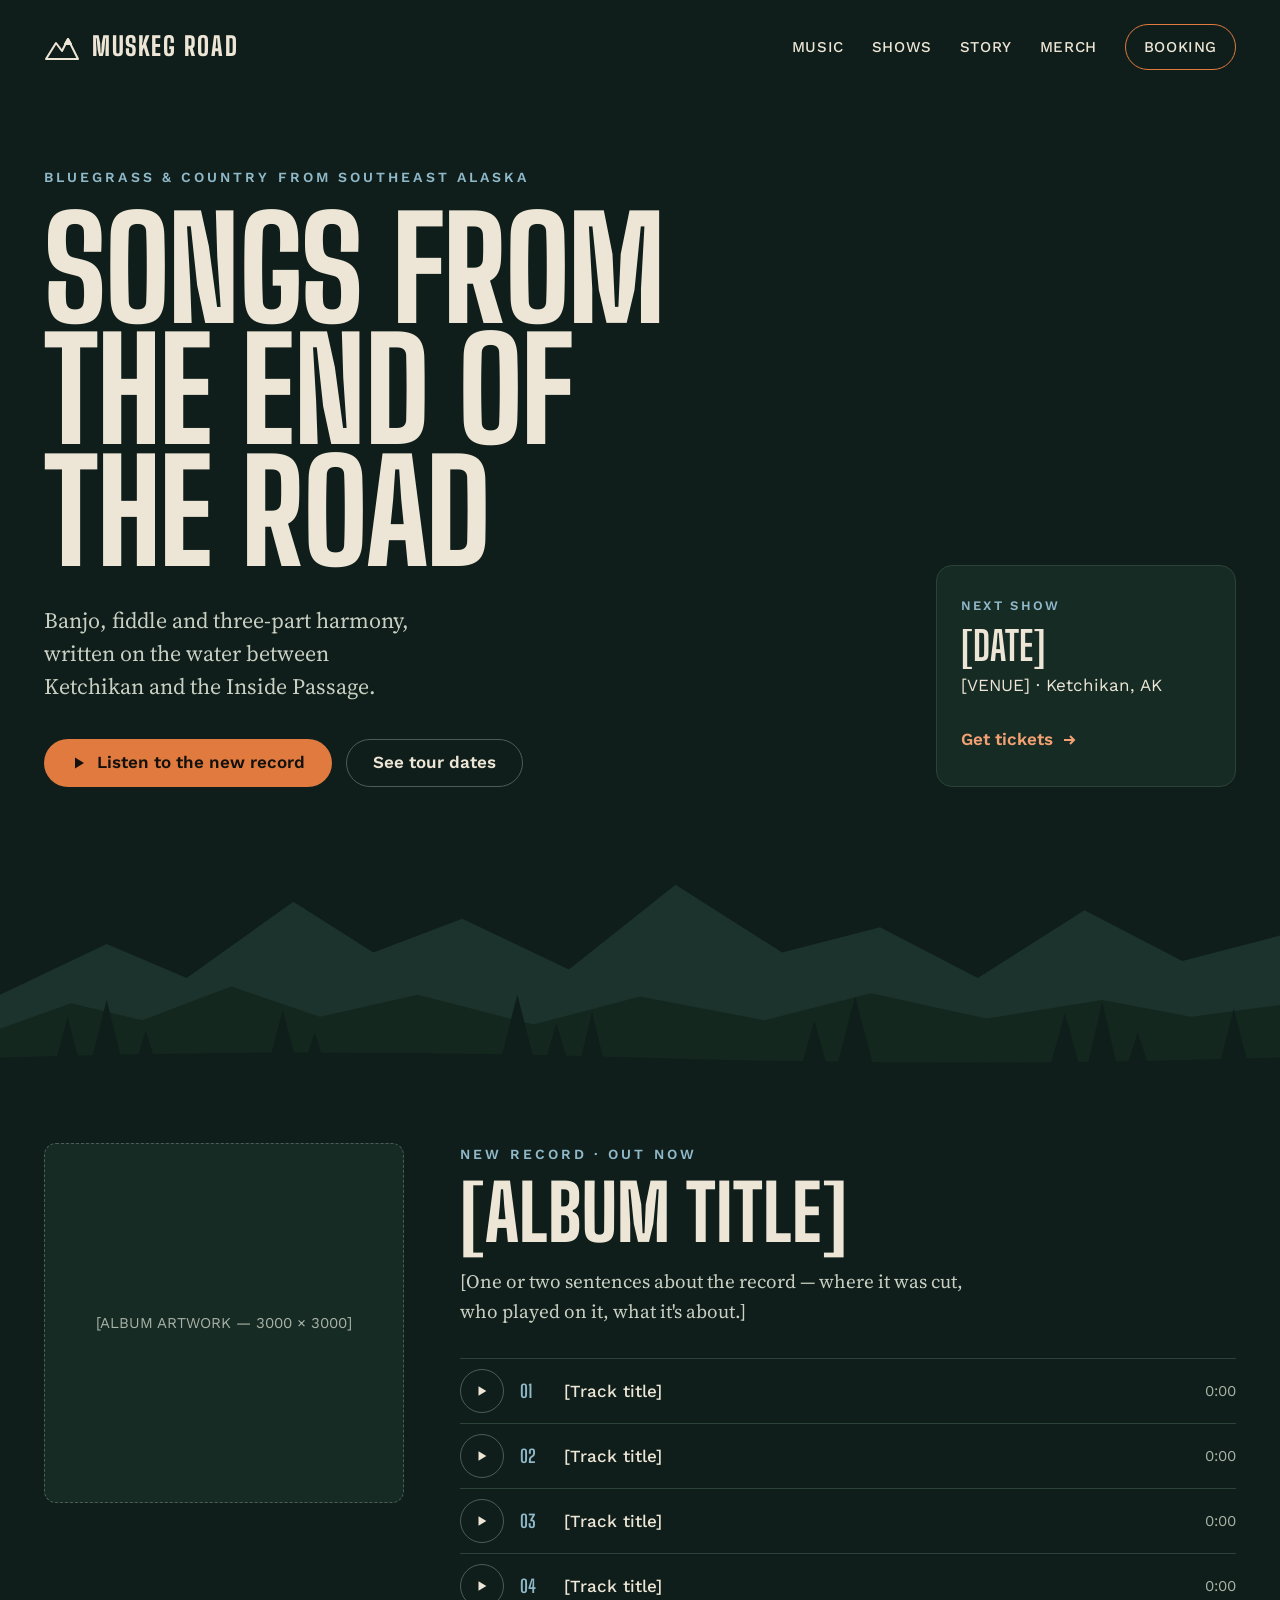
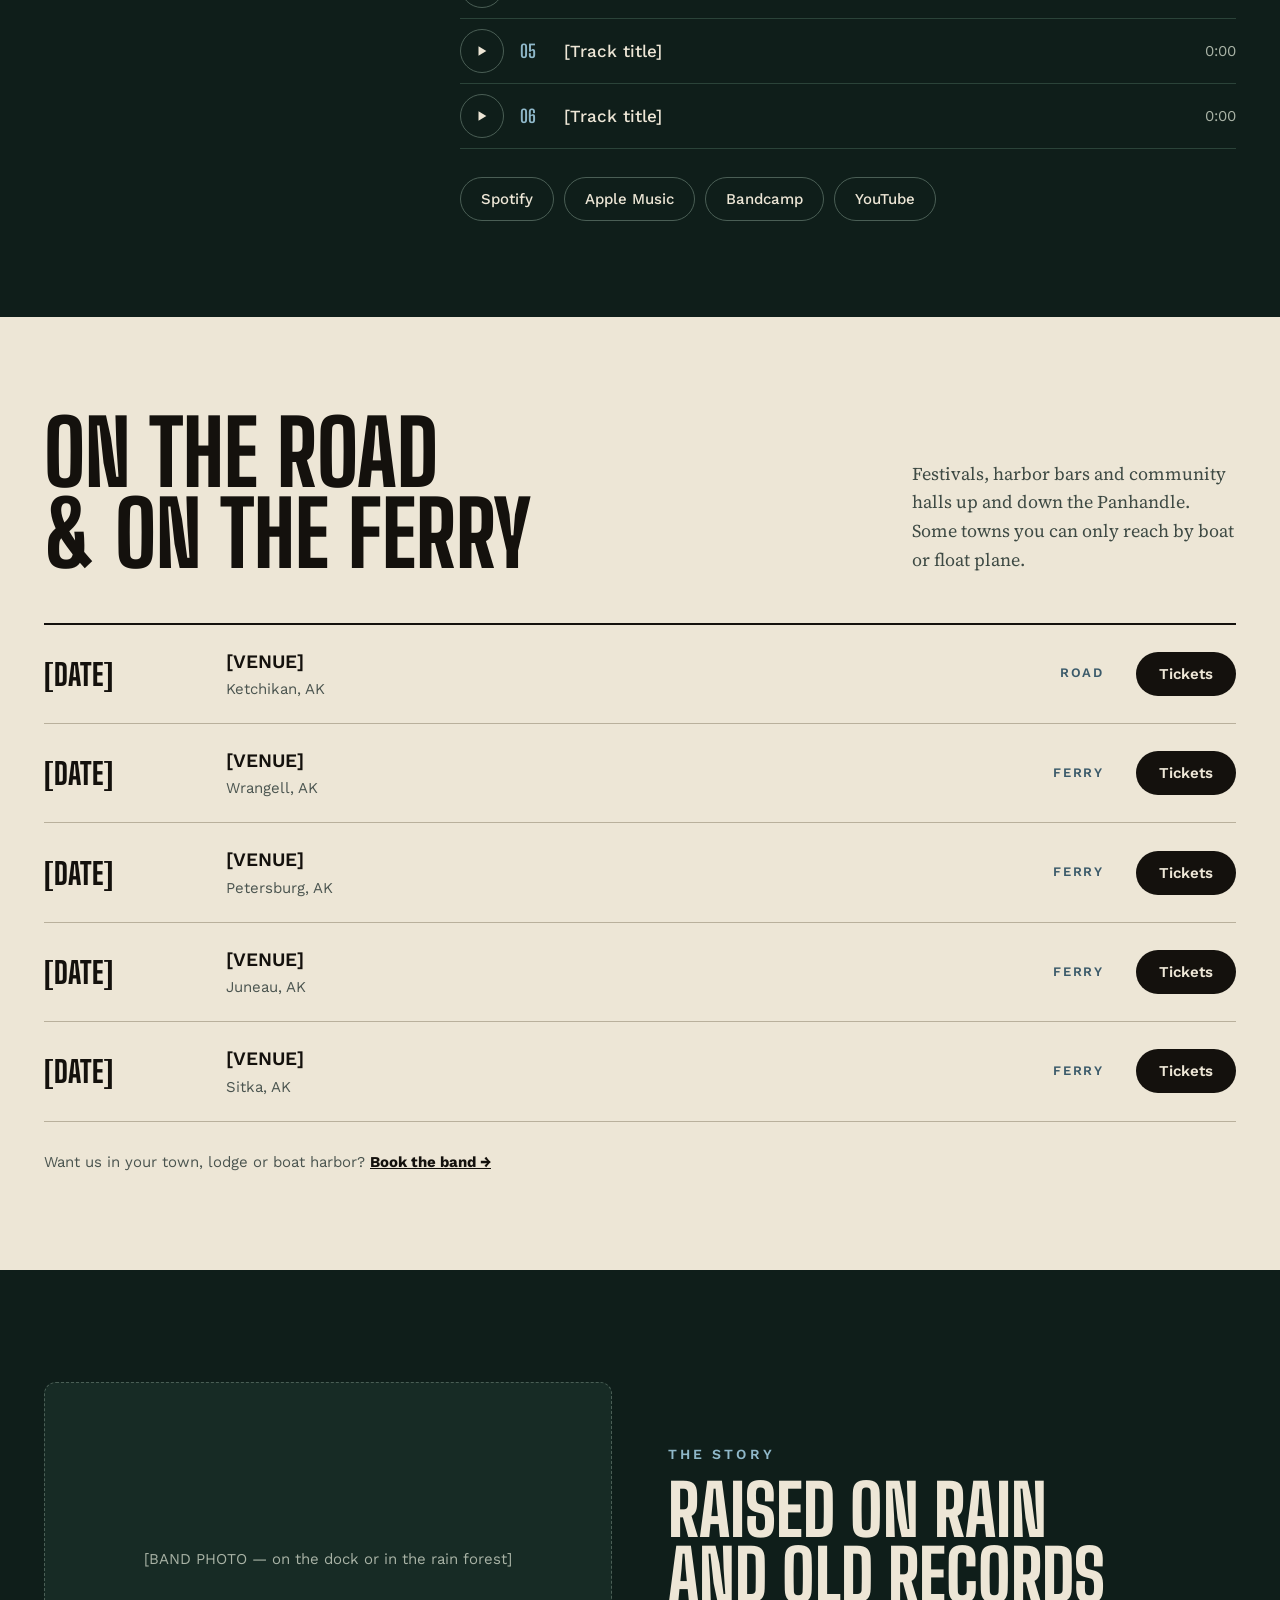
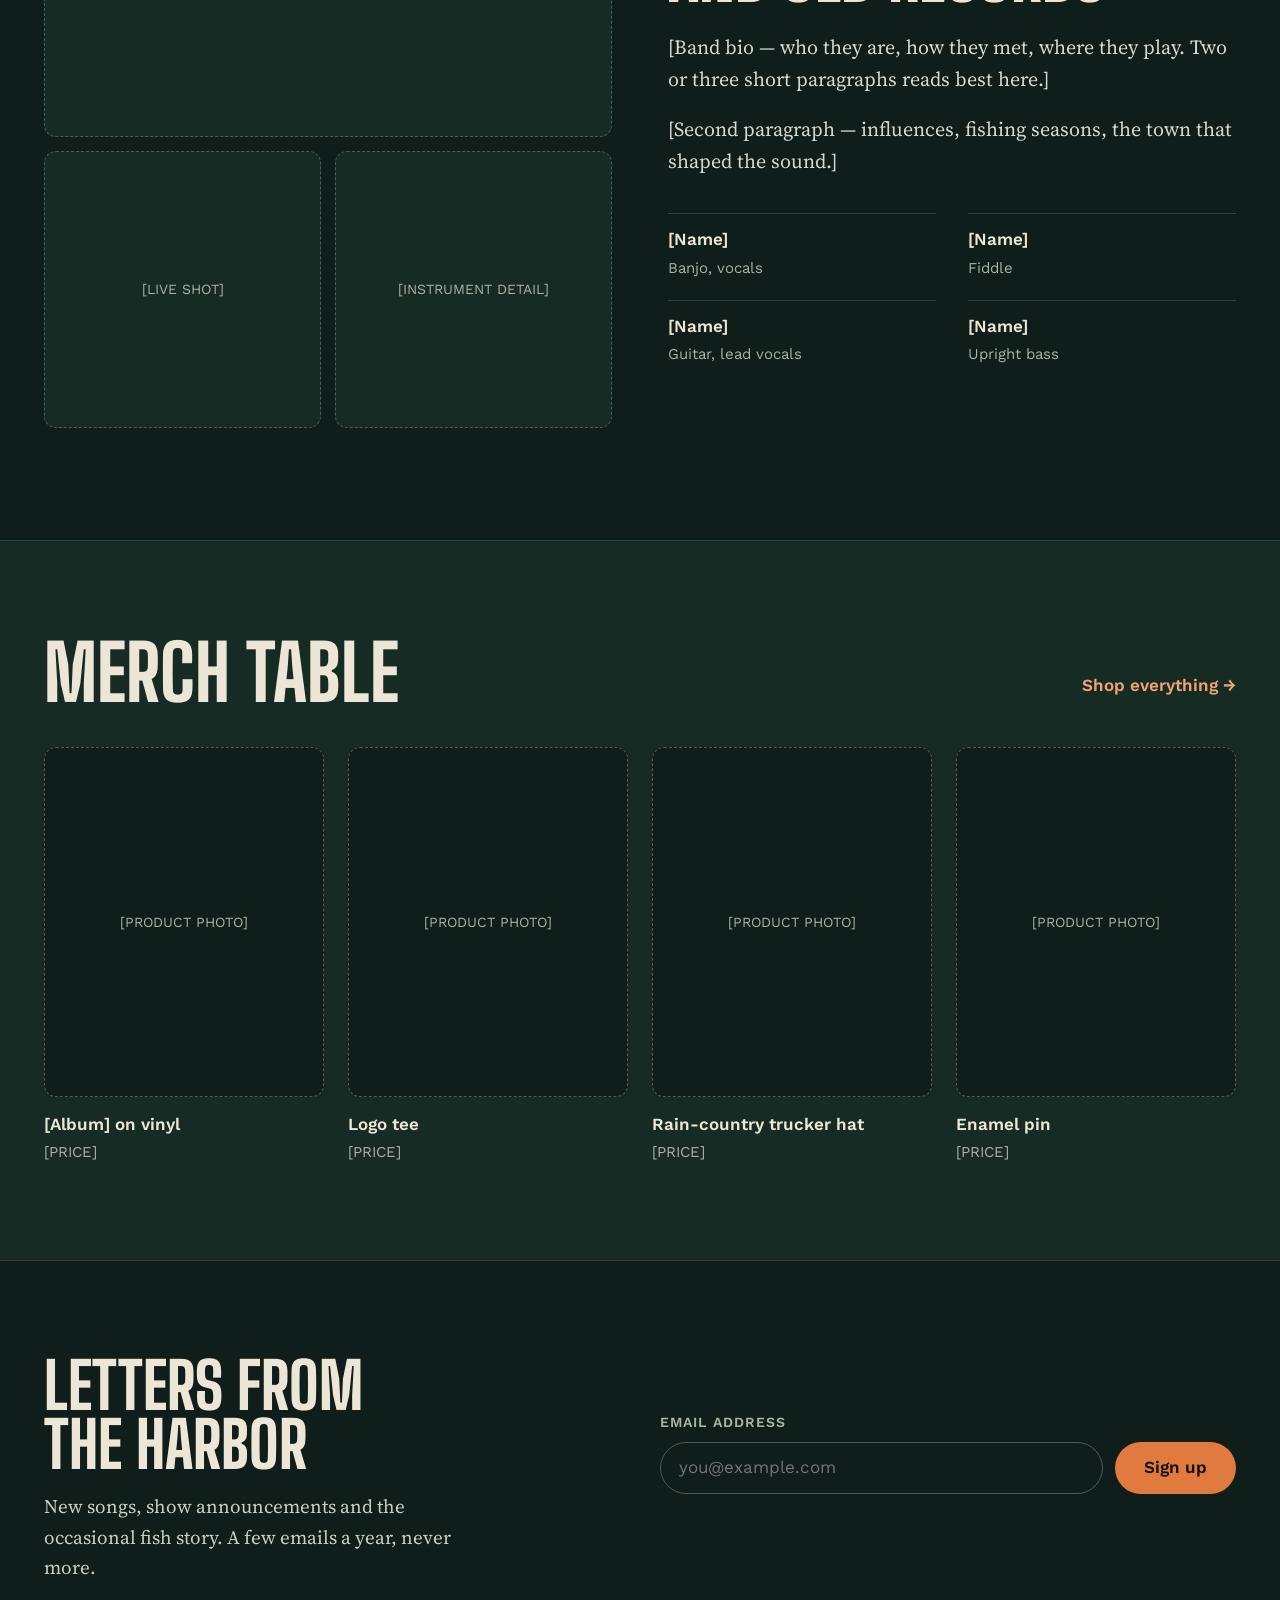
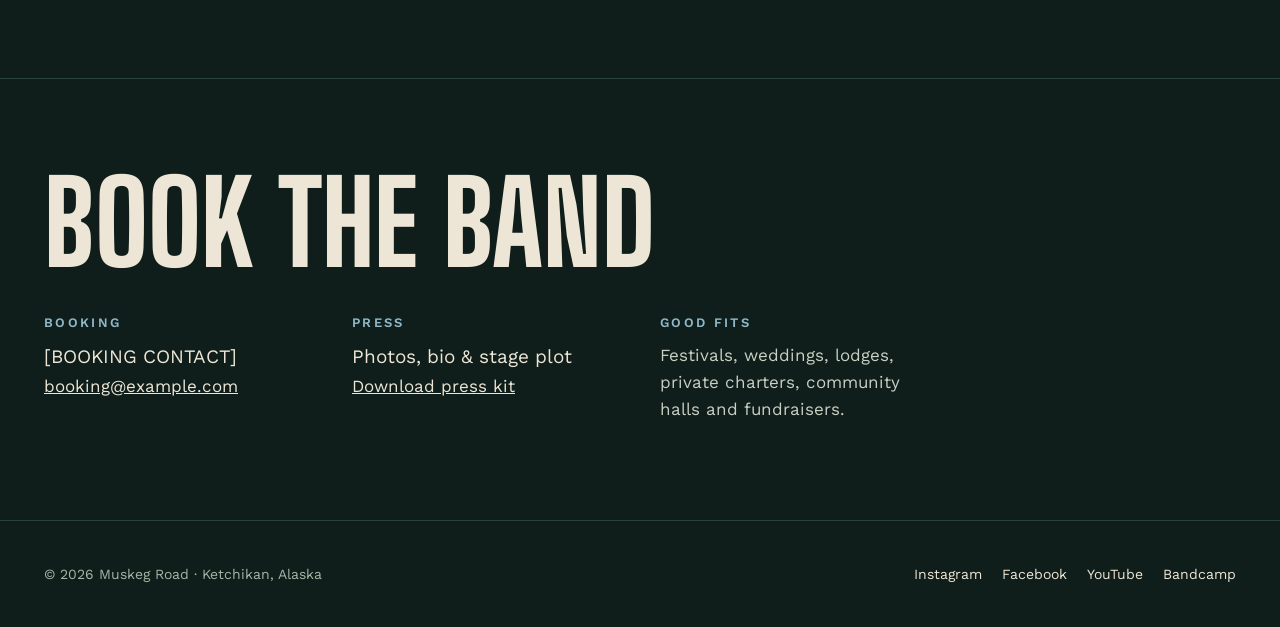
<file: index.html>
<!doctype html>
<html lang="en">
<head>
<meta charset="utf-8">
<meta name="viewport" content="width=device-width, initial-scale=1">
<title>Muskeg Road — Bluegrass &amp; Country from Southeast Alaska</title>
<meta name="description" content="Banjo, fiddle and three-part harmony, written on the water between Ketchikan and the Inside Passage.">
<meta property="og:title" content="Muskeg Road">
<meta property="og:description" content="Bluegrass &amp; country from Southeast Alaska.">
<meta property="og:image" content="/img/og.jpg">
<link rel="preconnect" href="https://fonts.googleapis.com">
<link rel="preconnect" href="https://fonts.gstatic.com" crossorigin>
<link rel="stylesheet" href="https://fonts.googleapis.com/css2?family=Big+Shoulders+Display:wght@500;700;800&family=Source+Serif+4:ital,opsz,wght@0,8..60,400;0,8..60,600;1,8..60,400&family=Work+Sans:wght@400;500;600&display=swap">
<style>
  :root {
    --bg: #0F1E1A;
    --surface: #172B25;
    --line: #2B4339;
    --line-strong: #4A5E55;
    --text: #EDE6D6;
    --text-soft: #C9CFC3;
    --muted: #A9B3A6;
    --glacier: #8FB8C9;
    --accent: #E07A3F;      /* swap: #D9A441 gold, #C2563A rust */
    --accent-soft: #F2A272;
    --ink: #14110D;
    --paper: #EDE6D6;
    --display: 'Big Shoulders Display', 'Arial Narrow', sans-serif;
    --serif: 'Source Serif 4', Georgia, serif;
    --sans: 'Work Sans', system-ui, sans-serif;
    --wrap: 1240px;
  }
  *, *::before, *::after { box-sizing: border-box; }
  html { scroll-behavior: smooth; }
  body {
    margin: 0; background: var(--bg); color: var(--text);
    font-family: var(--sans); font-size: 17px; line-height: 1.6;
    -webkit-font-smoothing: antialiased;
  }
  img { max-width: 100%; display: block; }
  a { color: var(--text); }
  a:hover { color: var(--accent-soft); }
  :focus-visible { outline: 2px solid var(--accent-soft); outline-offset: 3px; }

  .wrap { max-width: var(--wrap); margin: 0 auto; padding-inline: 24px; }
  .eyebrow {
    margin: 0; font-size: 14px; font-weight: 600; letter-spacing: .22em;
    text-transform: uppercase; color: var(--glacier);
  }
  .display {
    margin: 0; font-family: var(--display); font-weight: 800;
    line-height: .92; text-transform: uppercase;
  }
  .lede { font-family: var(--serif); color: var(--text-soft); }

  .btn {
    display: inline-flex; align-items: center; gap: 10px; min-height: 48px;
    padding: 0 26px; border-radius: 999px; font-weight: 600;
    text-decoration: none; border: 1.5px solid transparent; cursor: pointer;
    font: inherit; font-weight: 600;
  }
  .btn-primary { background: var(--accent); color: var(--ink); }
  .btn-primary:hover { background: var(--accent-soft); color: var(--ink); }
  .btn-ghost { border-color: var(--line-strong); color: var(--text); background: transparent; }
  .btn-ghost:hover { border-color: var(--text); color: var(--text); }
  .pill {
    display: inline-flex; align-items: center; min-height: 44px; padding: 0 20px;
    border-radius: 999px; border: 1.5px solid var(--line-strong);
    text-decoration: none; font-weight: 500; font-size: 15px;
  }
  .placeholder {
    background: var(--surface); border: 1px dashed var(--line-strong); border-radius: 12px;
    display: flex; align-items: center; justify-content: center; text-align: center;
    padding: 16px; color: var(--muted); font-size: 15px; overflow: hidden;
  }
  .placeholder img { width: 100%; height: 100%; object-fit: cover; }

  /* Header */
  .site-header { display: flex; flex-wrap: wrap; align-items: center; justify-content: space-between; gap: 16px; padding-block: 24px; }
  .logo { display: flex; align-items: center; gap: 12px; text-decoration: none; }
  .logo span { font-family: var(--display); font-weight: 800; font-size: 26px; letter-spacing: .06em; text-transform: uppercase; }
  .nav { display: flex; flex-wrap: wrap; align-items: center; gap: 4px 28px; font-size: 15px; font-weight: 500; letter-spacing: .04em; text-transform: uppercase; }
  .nav a { text-decoration: none; padding: 10px 0; }
  .nav .nav-cta { padding: 10px 18px; border: 1.5px solid var(--accent); border-radius: 999px; }

  /* Hero */
  .hero-grid { display: flex; flex-wrap: wrap; gap: 48px; align-items: flex-end; justify-content: space-between; padding-top: 72px; }
  .hero-copy { flex: 999 1 560px; min-width: 0; }
  .hero h1 { font-size: clamp(64px, 11vw, 168px); line-height: .86; letter-spacing: -.01em; margin-top: 20px; }
  .hero .lede { margin: 32px 0 0; max-width: 34ch; font-size: 22px; line-height: 1.5; }
  .hero-actions { margin-top: 36px; display: flex; flex-wrap: wrap; gap: 14px; }
  .next-show { flex: 1 1 300px; max-width: 360px; background: var(--surface); border: 1px solid var(--line); border-radius: 16px; padding: 24px; }
  .next-show .date { margin: 10px 0 0; font-family: var(--display); font-weight: 700; font-size: 40px; line-height: 1; }
  .next-show p { margin: 6px 0 0; }
  .arrow-link { display: inline-flex; align-items: center; gap: 8px; margin-top: 18px; min-height: 44px; font-weight: 600; text-decoration: none; color: var(--accent-soft); }
  .ridge { display: block; width: 100%; height: 220px; margin-top: 64px; }

  /* Music */
  .music { padding-block: 72px 96px; }
  .music-grid { display: flex; flex-wrap: wrap; gap: 56px; align-items: flex-start; }
  .cover { flex: 1 1 360px; max-width: 480px; aspect-ratio: 1; }
  .music-copy { flex: 999 1 480px; min-width: 0; }
  .music h2 { font-size: clamp(48px, 6vw, 84px); margin-top: 12px; }
  .music .lede { margin: 18px 0 0; max-width: 52ch; font-size: 19px; }
  .tracks { list-style: none; margin: 32px 0 0; padding: 0; border-top: 1px solid var(--line); }
  .tracks li { display: flex; align-items: center; gap: 16px; padding: 10px 0; border-bottom: 1px solid var(--line); }
  .play { flex: none; width: 44px; height: 44px; border-radius: 999px; border: 1.5px solid var(--line-strong); background: transparent; color: var(--text); display: flex; align-items: center; justify-content: center; cursor: pointer; }
  .play:hover, .play[aria-pressed="true"] { background: var(--accent); border-color: var(--accent); color: var(--ink); }
  .track-num { font-family: var(--display); font-weight: 700; font-size: 18px; color: var(--glacier); width: 28px; }
  .track-title { flex: 1; min-width: 0; font-weight: 500; }
  .track-len { font-size: 15px; color: var(--muted); }
  .platforms { margin-top: 28px; display: flex; flex-wrap: wrap; gap: 10px; }

  /* Shows */
  .shows { background: var(--paper); color: var(--ink); }
  .shows a { color: var(--ink); }
  .shows .inner { padding-block: 96px; }
  .section-head { display: flex; flex-wrap: wrap; justify-content: space-between; align-items: flex-end; gap: 20px; }
  .shows h2 { font-size: clamp(48px, 7vw, 104px); line-height: .9; }
  .shows .lede { margin: 0; max-width: 36ch; font-size: 18px; color: #3E4A44; }
  .show-list { list-style: none; margin: 48px 0 0; padding: 0; border-top: 2px solid var(--ink); }
  .show-list li { display: flex; flex-wrap: wrap; align-items: center; gap: 12px 32px; padding: 22px 0; border-bottom: 1px solid #B9B09C; }
  .show-date { flex: 0 0 150px; font-family: var(--display); font-weight: 800; font-size: 30px; line-height: 1; text-transform: uppercase; }
  .show-where { flex: 1 1 260px; min-width: 0; }
  .show-where strong { display: block; font-size: 19px; font-weight: 600; }
  .show-where span { display: block; color: #4A544F; font-size: 15px; }
  .show-access { font-size: 13px; font-weight: 600; letter-spacing: .14em; text-transform: uppercase; color: #3B5A6A; }
  .shows .btn-ticket { background: var(--ink); color: var(--paper); min-height: 44px; padding: 0 22px; font-size: 15px; }
  .shows .btn-ticket:hover { background: #2A2620; color: var(--paper); }
  .shows-foot { margin: 28px 0 0; font-size: 15px; color: #4A544F; }

  /* Story */
  .story { padding-block: 112px; }
  .story-grid { display: grid; grid-template-columns: repeat(auto-fit, minmax(min(100%, 420px), 1fr)); gap: 56px; align-items: center; }
  .photo-grid { display: grid; grid-template-columns: repeat(2, minmax(0, 1fr)); gap: 14px; }
  .photo-grid .wide { grid-column: span 2; aspect-ratio: 16 / 10; }
  .photo-grid .sq { aspect-ratio: 1; font-size: 14px; }
  .story h2 { font-size: clamp(44px, 5.5vw, 76px); margin-top: 12px; }
  .story .body p { font-family: var(--serif); font-size: 20px; line-height: 1.6; color: #D6D9CF; margin: 18px 0 0; }
  .members { margin: 36px 0 0; display: grid; grid-template-columns: repeat(2, minmax(0, 1fr)); gap: 20px 32px; }
  .members div { border-top: 1px solid var(--line); padding-top: 12px; }
  .members dt { font-weight: 600; }
  .members dd { margin: 2px 0 0; color: var(--muted); font-size: 15px; }

  /* Merch */
  .merch { background: var(--surface); border-block: 1px solid var(--line); }
  .merch .inner { padding-block: 96px; }
  .merch h2 { font-size: clamp(44px, 6vw, 84px); }
  .merch-grid { margin-top: 40px; display: grid; grid-template-columns: repeat(auto-fill, minmax(min(100%, 240px), 1fr)); gap: 24px; }
  .merch-item { text-decoration: none; display: block; }
  .merch-item .placeholder { aspect-ratio: 4 / 5; background: var(--bg); font-size: 14px; }
  .merch-item p { margin: 14px 0 0; font-weight: 600; }
  .merch-item .price { margin-top: 2px; color: var(--muted); font-weight: 400; font-size: 15px; }

  /* Newsletter */
  .newsletter { padding-block: 96px; display: flex; flex-wrap: wrap; gap: 40px; align-items: center; justify-content: space-between; }
  .newsletter > div { flex: 1 1 420px; min-width: 0; }
  .newsletter h2 { font-size: clamp(40px, 5vw, 64px); }
  .newsletter .lede { margin: 16px 0 0; max-width: 42ch; font-size: 19px; }
  .nl-form { flex: 1 1 420px; display: flex; flex-wrap: wrap; gap: 12px; align-items: flex-end; }
  .nl-field { flex: 1 1 240px; display: flex; flex-direction: column; gap: 8px; }
  .nl-field label { font-size: 14px; font-weight: 600; letter-spacing: .08em; text-transform: uppercase; color: var(--muted); }
  .nl-field input { min-height: 52px; padding: 0 18px; border-radius: 999px; border: 1.5px solid var(--line-strong); background: var(--bg); color: var(--text); font: inherit; }
  .nl-form .btn { min-height: 52px; padding: 0 28px; }
  .nl-msg { flex-basis: 100%; margin: 0; font-size: 15px; color: var(--glacier); min-height: 1.5em; }

  /* Booking + footer */
  .booking { border-top: 1px solid var(--line); }
  .booking-grid { padding-block: 96px; display: grid; grid-template-columns: repeat(auto-fit, minmax(min(100%, 260px), 1fr)); gap: 40px; }
  .booking h2 { grid-column: 1 / -1; font-size: clamp(56px, 9vw, 140px); line-height: .85; }
  .booking .label { margin: 0; font-size: 13px; font-weight: 600; letter-spacing: .18em; text-transform: uppercase; color: var(--glacier); }
  .booking .val { margin: 8px 0 0; font-size: 19px; }
  .site-footer { border-top: 1px solid var(--line); }
  .site-footer .wrap { padding-block: 32px; display: flex; flex-wrap: wrap; justify-content: space-between; align-items: center; gap: 16px; font-size: 14px; color: var(--muted); }
  .site-footer nav { display: flex; flex-wrap: wrap; gap: 20px; }
  .site-footer a { text-decoration: none; padding: 10px 0; }

  @media (prefers-reduced-motion: reduce) { html { scroll-behavior: auto; } }
</style>
</head>
<body>

<header class="wrap site-header">
  <a class="logo" href="#top" aria-label="Muskeg Road home">
    <svg width="36" height="36" viewBox="0 0 36 36" fill="none" stroke="currentColor" stroke-width="2" stroke-linejoin="round" aria-hidden="true"><path d="M2 30 L12 14 L18 22 L24 10 L34 30 Z"/><path d="M24 10 L27 15 L21 15 Z" fill="currentColor"/></svg>
    <span>Muskeg Road</span>
  </a>
  <nav class="nav" aria-label="Main">
    <a href="#music">Music</a>
    <a href="#shows">Shows</a>
    <a href="#story">Story</a>
    <a href="#merch">Merch</a>
    <a class="nav-cta" href="#booking">Booking</a>
  </nav>
</header>

<main>
  <!-- HERO -->
  <section id="top" class="hero">
    <div class="wrap hero-grid">
      <div class="hero-copy">
        <p class="eyebrow">Bluegrass &amp; country from Southeast Alaska</p>
        <h1 class="display">Songs from<br>the end of<br>the road</h1>
        <p class="lede">Banjo, fiddle and three-part harmony, written on the water between Ketchikan and the Inside Passage.</p>
        <div class="hero-actions">
          <a class="btn btn-primary" href="#music">
            <svg width="16" height="16" viewBox="0 0 16 16" fill="currentColor" aria-hidden="true"><path d="M4 2.5v11l9-5.5z"/></svg>
            Listen to the new record
          </a>
          <a class="btn btn-ghost" href="#shows">See tour dates</a>
        </div>
      </div>
      <aside class="next-show" aria-label="Next show">
        <p class="eyebrow" style="font-size:13px;letter-spacing:.18em">Next show</p>
        <p class="date">[DATE]</p>
        <p>[VENUE] · Ketchikan, AK</p>
        <a class="arrow-link" href="#shows">Get tickets
          <svg width="16" height="16" viewBox="0 0 16 16" fill="none" stroke="currentColor" stroke-width="2" aria-hidden="true"><path d="M3 8h10M9 4l4 4-4 4"/></svg>
        </a>
      </aside>
    </div>
    <svg class="ridge" viewBox="0 0 1440 260" preserveAspectRatio="none" aria-hidden="true">
      <path d="M0 170 L120 110 L210 150 L330 60 L420 120 L520 80 L640 140 L760 40 L880 120 L990 90 L1100 150 L1220 70 L1330 130 L1440 100 L1440 260 L0 260 Z" fill="#1B332C"/>
      <path d="M0 210 L80 180 L160 200 L260 160 L360 196 L470 170 L600 205 L720 172 L860 200 L980 168 L1110 198 L1240 176 L1340 196 L1440 182 L1440 260 L0 260 Z" fill="#14271F"/>
      <g fill="#0F1E1A">
        <path d="M60 260 L76 196 L92 260 Z"/><path d="M100 260 L120 176 L140 260 Z"/><path d="M150 260 L164 212 L178 260 Z"/>
        <path d="M300 260 L318 188 L336 260 Z"/><path d="M340 260 L354 214 L368 260 Z"/>
        <path d="M560 260 L582 170 L604 260 Z"/><path d="M610 260 L626 204 L642 260 Z"/><path d="M650 260 L666 190 L682 260 Z"/>
        <path d="M900 260 L916 200 L932 260 Z"/><path d="M940 260 L962 172 L984 260 Z"/>
        <path d="M1180 260 L1198 192 L1216 260 Z"/><path d="M1222 260 L1240 178 L1258 260 Z"/><path d="M1266 260 L1280 214 L1294 260 Z"/>
        <path d="M1370 260 L1388 186 L1406 260 Z"/>
      </g>
      <path d="M0 244 Q 360 232 720 244 T 1440 244 L1440 260 L0 260 Z" fill="#0F1E1A"/>
    </svg>
  </section>

  <!-- MUSIC -->
  <section id="music" class="wrap music">
    <div class="music-grid">
      <div class="placeholder cover">
        <!-- <img src="/img/album-cover.jpg" alt="[Album title] cover art"> -->
        [ALBUM ARTWORK — 3000 × 3000]
      </div>
      <div class="music-copy">
        <p class="eyebrow">New record · Out now</p>
        <h2 class="display">[ALBUM TITLE]</h2>
        <p class="lede">[One or two sentences about the record — where it was cut, who played on it, what it's about.]</p>
        <!-- Set data-src on each button to an MP3 preview to make it play -->
        <ol class="tracks">
          <li><button class="play" type="button" aria-label="Play track 1" aria-pressed="false" data-src=""><svg width="14" height="14" viewBox="0 0 16 16" fill="currentColor" aria-hidden="true"><path d="M4 2.5v11l9-5.5z"/></svg></button><span class="track-num">01</span><span class="track-title">[Track title]</span><span class="track-len">0:00</span></li>
          <li><button class="play" type="button" aria-label="Play track 2" aria-pressed="false" data-src=""><svg width="14" height="14" viewBox="0 0 16 16" fill="currentColor" aria-hidden="true"><path d="M4 2.5v11l9-5.5z"/></svg></button><span class="track-num">02</span><span class="track-title">[Track title]</span><span class="track-len">0:00</span></li>
          <li><button class="play" type="button" aria-label="Play track 3" aria-pressed="false" data-src=""><svg width="14" height="14" viewBox="0 0 16 16" fill="currentColor" aria-hidden="true"><path d="M4 2.5v11l9-5.5z"/></svg></button><span class="track-num">03</span><span class="track-title">[Track title]</span><span class="track-len">0:00</span></li>
          <li><button class="play" type="button" aria-label="Play track 4" aria-pressed="false" data-src=""><svg width="14" height="14" viewBox="0 0 16 16" fill="currentColor" aria-hidden="true"><path d="M4 2.5v11l9-5.5z"/></svg></button><span class="track-num">04</span><span class="track-title">[Track title]</span><span class="track-len">0:00</span></li>
          <li><button class="play" type="button" aria-label="Play track 5" aria-pressed="false" data-src=""><svg width="14" height="14" viewBox="0 0 16 16" fill="currentColor" aria-hidden="true"><path d="M4 2.5v11l9-5.5z"/></svg></button><span class="track-num">05</span><span class="track-title">[Track title]</span><span class="track-len">0:00</span></li>
          <li><button class="play" type="button" aria-label="Play track 6" aria-pressed="false" data-src=""><svg width="14" height="14" viewBox="0 0 16 16" fill="currentColor" aria-hidden="true"><path d="M4 2.5v11l9-5.5z"/></svg></button><span class="track-num">06</span><span class="track-title">[Track title]</span><span class="track-len">0:00</span></li>
        </ol>
        <div class="platforms">
          <a class="pill" href="#">Spotify</a>
          <a class="pill" href="#">Apple Music</a>
          <a class="pill" href="#">Bandcamp</a>
          <a class="pill" href="#">YouTube</a>
        </div>
      </div>
    </div>
  </section>

  <!-- SHOWS -->
  <section id="shows" class="shows">
    <div class="wrap inner">
      <div class="section-head">
        <h2 class="display">On the road<br>&amp; on the ferry</h2>
        <p class="lede">Festivals, harbor bars and community halls up and down the Panhandle. Some towns you can only reach by boat or float plane.</p>
      </div>
      <ul class="show-list">
        <li><span class="show-date">[DATE]</span><span class="show-where"><strong>[VENUE]</strong><span>Ketchikan, AK</span></span><span class="show-access">Road</span><a class="btn btn-ticket" href="#">Tickets</a></li>
        <li><span class="show-date">[DATE]</span><span class="show-where"><strong>[VENUE]</strong><span>Wrangell, AK</span></span><span class="show-access">Ferry</span><a class="btn btn-ticket" href="#">Tickets</a></li>
        <li><span class="show-date">[DATE]</span><span class="show-where"><strong>[VENUE]</strong><span>Petersburg, AK</span></span><span class="show-access">Ferry</span><a class="btn btn-ticket" href="#">Tickets</a></li>
        <li><span class="show-date">[DATE]</span><span class="show-where"><strong>[VENUE]</strong><span>Juneau, AK</span></span><span class="show-access">Ferry</span><a class="btn btn-ticket" href="#">Tickets</a></li>
        <li><span class="show-date">[DATE]</span><span class="show-where"><strong>[VENUE]</strong><span>Sitka, AK</span></span><span class="show-access">Ferry</span><a class="btn btn-ticket" href="#">Tickets</a></li>
      </ul>
      <p class="shows-foot">Want us in your town, lodge or boat harbor? <a href="#booking"><strong>Book the band →</strong></a></p>
    </div>
  </section>

  <!-- STORY -->
  <section id="story" class="wrap story">
    <div class="story-grid">
      <div class="photo-grid">
        <div class="placeholder wide">[BAND PHOTO — on the dock or in the rain forest]</div>
        <div class="placeholder sq">[LIVE SHOT]</div>
        <div class="placeholder sq">[INSTRUMENT DETAIL]</div>
      </div>
      <div class="body">
        <p class="eyebrow" style="font-family:var(--sans);font-size:14px;color:var(--glacier);margin:0">The story</p>
        <h2 class="display">Raised on rain<br>and old records</h2>
        <p style="margin-top:24px">[Band bio — who they are, how they met, where they play. Two or three short paragraphs reads best here.]</p>
        <p>[Second paragraph — influences, fishing seasons, the town that shaped the sound.]</p>
        <dl class="members">
          <div><dt>[Name]</dt><dd>Banjo, vocals</dd></div>
          <div><dt>[Name]</dt><dd>Fiddle</dd></div>
          <div><dt>[Name]</dt><dd>Guitar, lead vocals</dd></div>
          <div><dt>[Name]</dt><dd>Upright bass</dd></div>
        </dl>
      </div>
    </div>
  </section>

  <!-- MERCH -->
  <section id="merch" class="merch">
    <div class="wrap inner">
      <div class="section-head">
        <h2 class="display">Merch table</h2>
        <a class="arrow-link" href="#" style="margin:0">Shop everything →</a>
      </div>
      <div class="merch-grid">
        <a class="merch-item" href="#"><div class="placeholder">[PRODUCT PHOTO]</div><p>[Album] on vinyl</p><p class="price">[PRICE]</p></a>
        <a class="merch-item" href="#"><div class="placeholder">[PRODUCT PHOTO]</div><p>Logo tee</p><p class="price">[PRICE]</p></a>
        <a class="merch-item" href="#"><div class="placeholder">[PRODUCT PHOTO]</div><p>Rain-country trucker hat</p><p class="price">[PRICE]</p></a>
        <a class="merch-item" href="#"><div class="placeholder">[PRODUCT PHOTO]</div><p>Enamel pin</p><p class="price">[PRICE]</p></a>
      </div>
    </div>
  </section>

  <!-- NEWSLETTER -->
  <section class="wrap newsletter">
    <div>
      <h2 class="display">Letters from<br>the harbor</h2>
      <p class="lede">New songs, show announcements and the occasional fish story. A few emails a year, never more.</p>
    </div>
    <!-- Point action at your list provider (Mailchimp, Buttondown, ConvertKit, etc.) -->
    <form class="nl-form" action="" method="post" id="nl-form">
      <div class="nl-field">
        <label for="nl-email">Email address</label>
        <input id="nl-email" name="email" type="email" required autocomplete="email" placeholder="you@example.com">
      </div>
      <button class="btn btn-primary" type="submit">Sign up</button>
      <p class="nl-msg" id="nl-msg" role="status"></p>
    </form>
  </section>

  <!-- BOOKING -->
  <section id="booking" class="booking">
    <div class="wrap booking-grid">
      <h2 class="display">Book the band</h2>
      <div>
        <p class="label">Booking</p>
        <p class="val">[BOOKING CONTACT]</p>
        <a href="mailto:booking@example.com">booking@example.com</a>
      </div>
      <div>
        <p class="label">Press</p>
        <p class="val">Photos, bio &amp; stage plot</p>
        <a href="/press-kit.pdf">Download press kit</a>
      </div>
      <div>
        <p class="label">Good fits</p>
        <p class="val" style="font-size:17px;color:var(--text-soft)">Festivals, weddings, lodges, private charters, community halls and fundraisers.</p>
      </div>
    </div>
  </section>
</main>

<footer class="site-footer">
  <div class="wrap">
    <span>© <span id="year">2026</span> Muskeg Road · Ketchikan, Alaska</span>
    <nav aria-label="Social">
      <a href="#">Instagram</a>
      <a href="#">Facebook</a>
      <a href="#">YouTube</a>
      <a href="#">Bandcamp</a>
    </nav>
  </div>
</footer>

<script>
  // Track previews: one audio element, toggles per button
  (function () {
    const audio = new Audio();
    let current = null;
    const reset = (b) => { if (b) b.setAttribute('aria-pressed', 'false'); };
    document.querySelectorAll('.play').forEach((btn) => {
      btn.addEventListener('click', () => {
        const src = btn.dataset.src;
        if (!src) return;
        if (current === btn && !audio.paused) { audio.pause(); reset(btn); return; }
        reset(current);
        if (audio.src !== new URL(src, location.href).href) audio.src = src;
        audio.play();
        btn.setAttribute('aria-pressed', 'true');
        current = btn;
      });
    });
    audio.addEventListener('ended', () => reset(current));
  })();

  // Newsletter: placeholder handler until a provider is wired up
  document.getElementById('nl-form').addEventListener('submit', (e) => {
    if (e.target.getAttribute('action')) return;
    e.preventDefault();
    document.getElementById('nl-msg').textContent = 'Thanks — you’re on the list.';
    e.target.reset();
  });

  document.getElementById('year').textContent = new Date().getFullYear();
</script>
</body>
</html>
</file>
